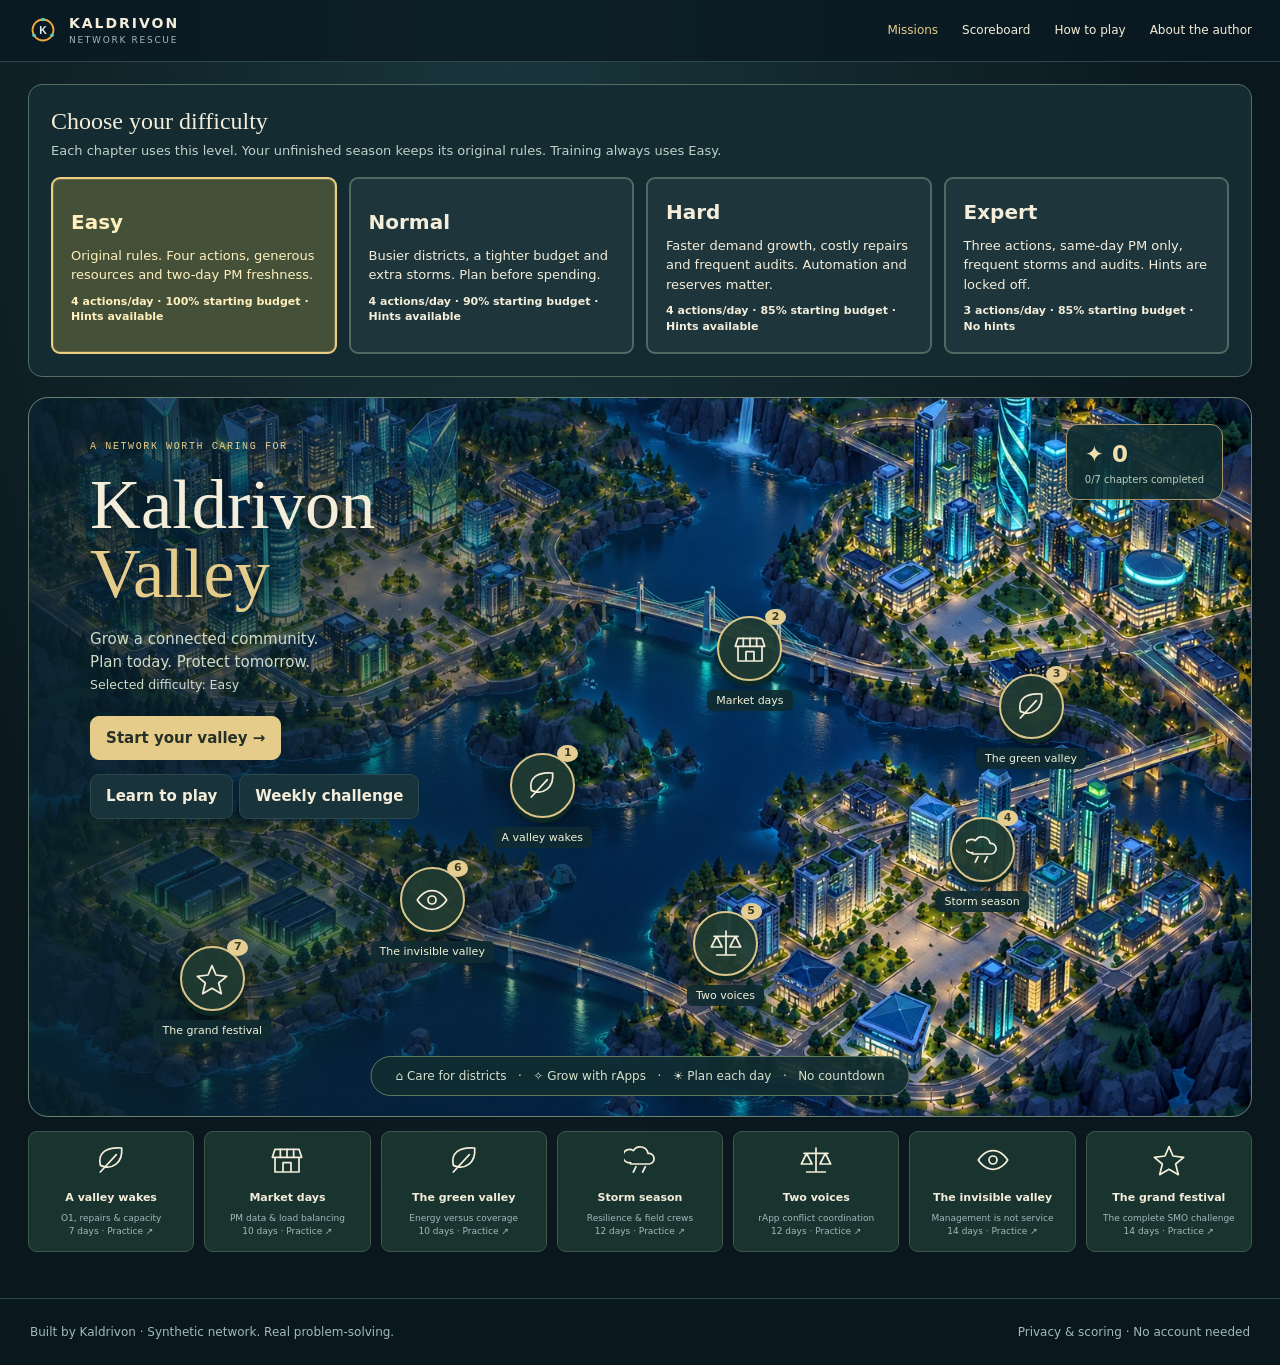
<file: index.html>
<!doctype html><html lang="en"><head><meta charset="utf-8"><meta name="viewport" content="width=device-width,initial-scale=1"><title>Kaldrivon Valley</title><meta name="description" content="Grow a connected valley. Plan repairs, manage O1, deploy rApps and prepare for storms in a turn-based SMO strategy game."><meta name="theme-color" content="#0a1018"><link rel="icon" href="assets/favicon.svg?v=season14" type="image/svg+xml"><link rel="stylesheet" href="assets/style.css?v=season22"><script src="assets/data.js?v=season22" defer></script><script src="assets/engine.js?v=season28" defer></script><script src="assets/online.js?v=season14" defer></script><script src="assets/home.js?v=season19" defer></script></head><body><div id="app"></div><noscript><p>This game needs JavaScript. Enable it to play.</p></noscript></body></html>
</file>
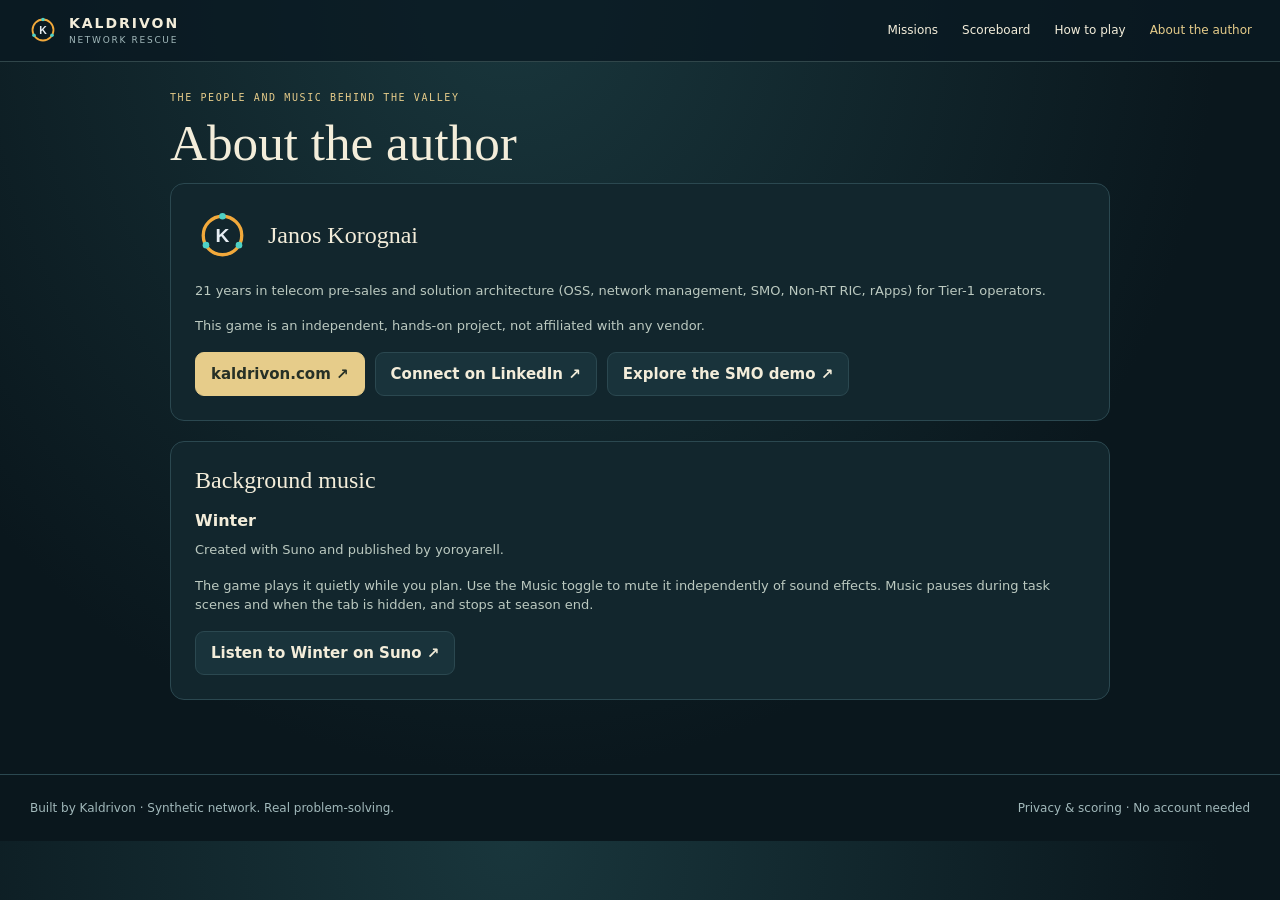
<file: about.html>
<!doctype html><html lang="en"><head><meta charset="utf-8"><meta name="viewport" content="width=device-width,initial-scale=1"><title>About the author | Kaldrivon Valley</title><meta name="description" content="Grow a connected valley. Plan repairs, manage O1, deploy rApps and prepare for storms in a turn-based SMO strategy game."><meta name="theme-color" content="#0a1018"><link rel="icon" href="assets/favicon.svg?v=season14" type="image/svg+xml"><link rel="stylesheet" href="assets/style.css?v=season22"><script src="assets/data.js?v=season22" defer></script><script src="assets/engine.js?v=season28" defer></script><script src="assets/about.js?v=season22" defer></script></head><body><div id="app"></div><noscript><p>This game needs JavaScript. Enable it to play.</p></noscript></body></html>
</file>
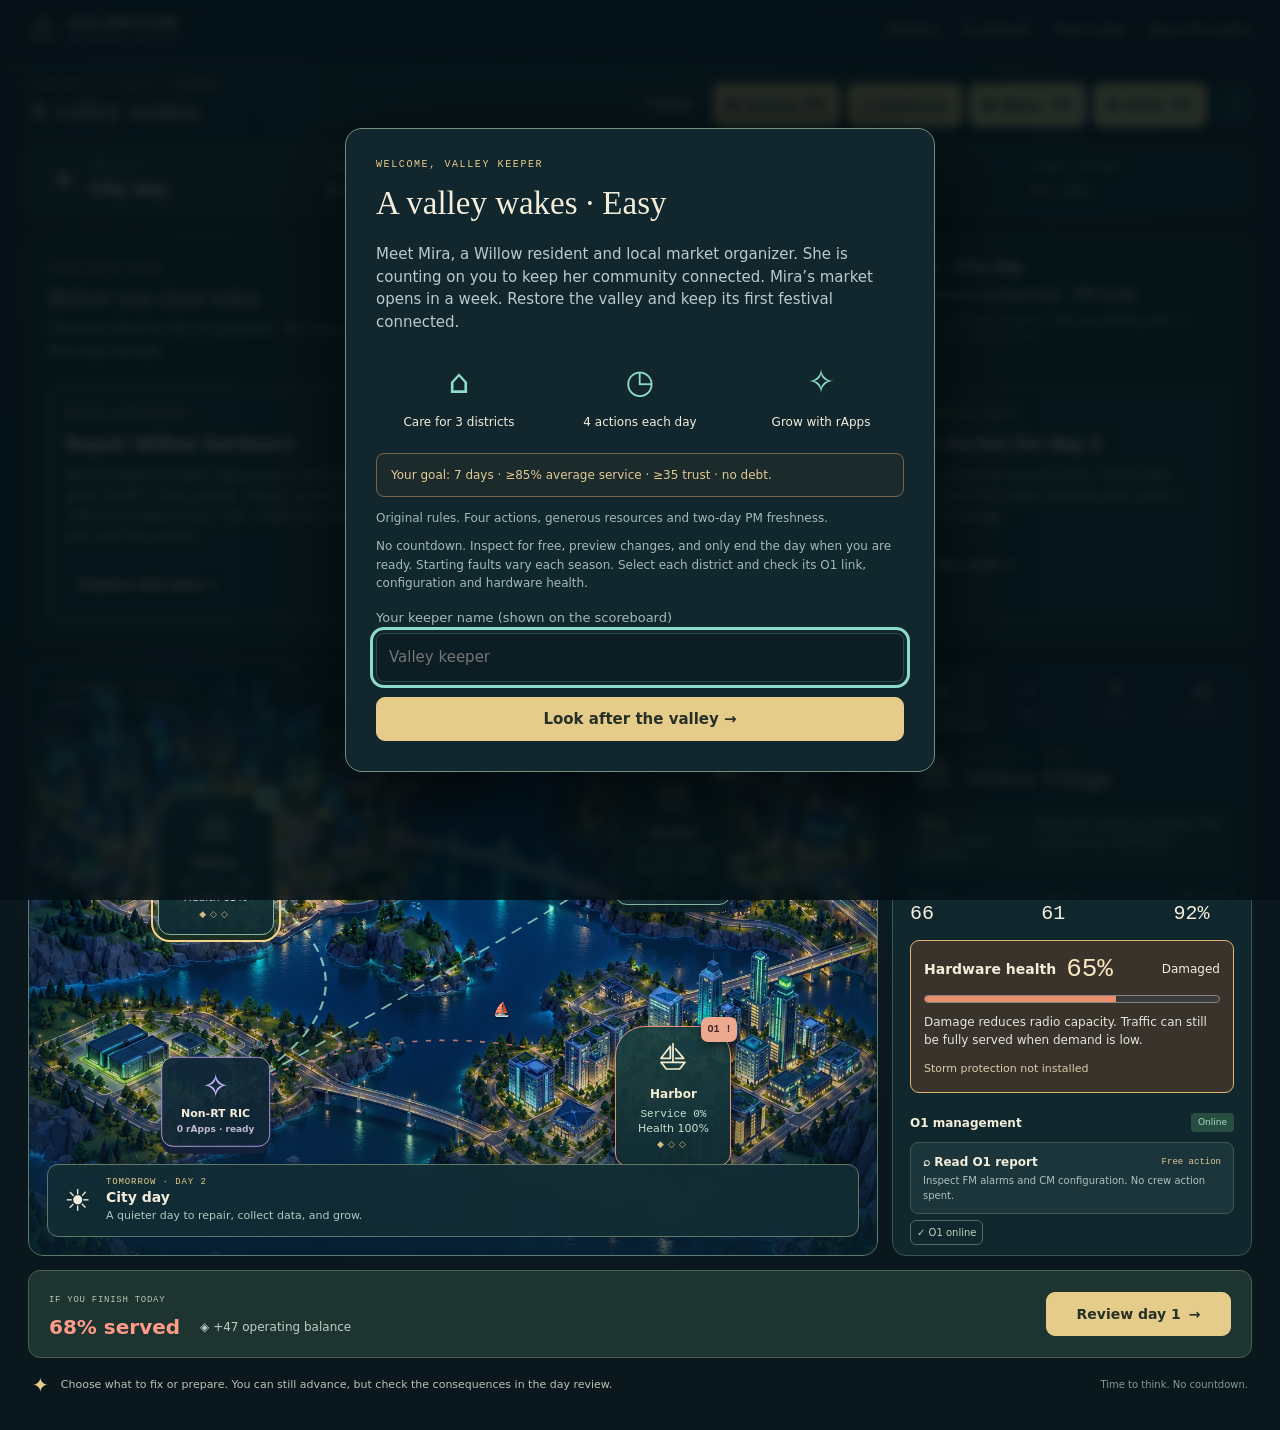
<file: game.html>
<!doctype html><html lang="en"><head><meta charset="utf-8"><meta name="viewport" content="width=device-width,initial-scale=1"><title>Play | Kaldrivon Valley</title><meta name="description" content="Grow a connected valley. Plan repairs, manage O1, deploy rApps and prepare for storms in a turn-based SMO strategy game."><meta name="theme-color" content="#0a1018"><link rel="icon" href="assets/favicon.svg?v=season14" type="image/svg+xml"><link rel="stylesheet" href="assets/style.css?v=season29"><script src="assets/data.js?v=season22" defer></script><script src="assets/engine.js?v=season28" defer></script><script src="assets/online.js?v=season26" defer></script><script src="assets/cinema.js?v=season14" defer></script><script src="assets/tutorial.js?v=season14" defer></script><script src="assets/sound.js?v=season14" defer></script><script src="assets/planner.js?v=season14" defer></script><script src="assets/requirements.js?v=season29"></script><script src="assets/music.js?v=season21" defer></script><script src="assets/game.js?v=season29" defer></script></head><body><div id="app"></div><noscript><p>This game needs JavaScript. Enable it to play.</p></noscript></body></html>
</file>
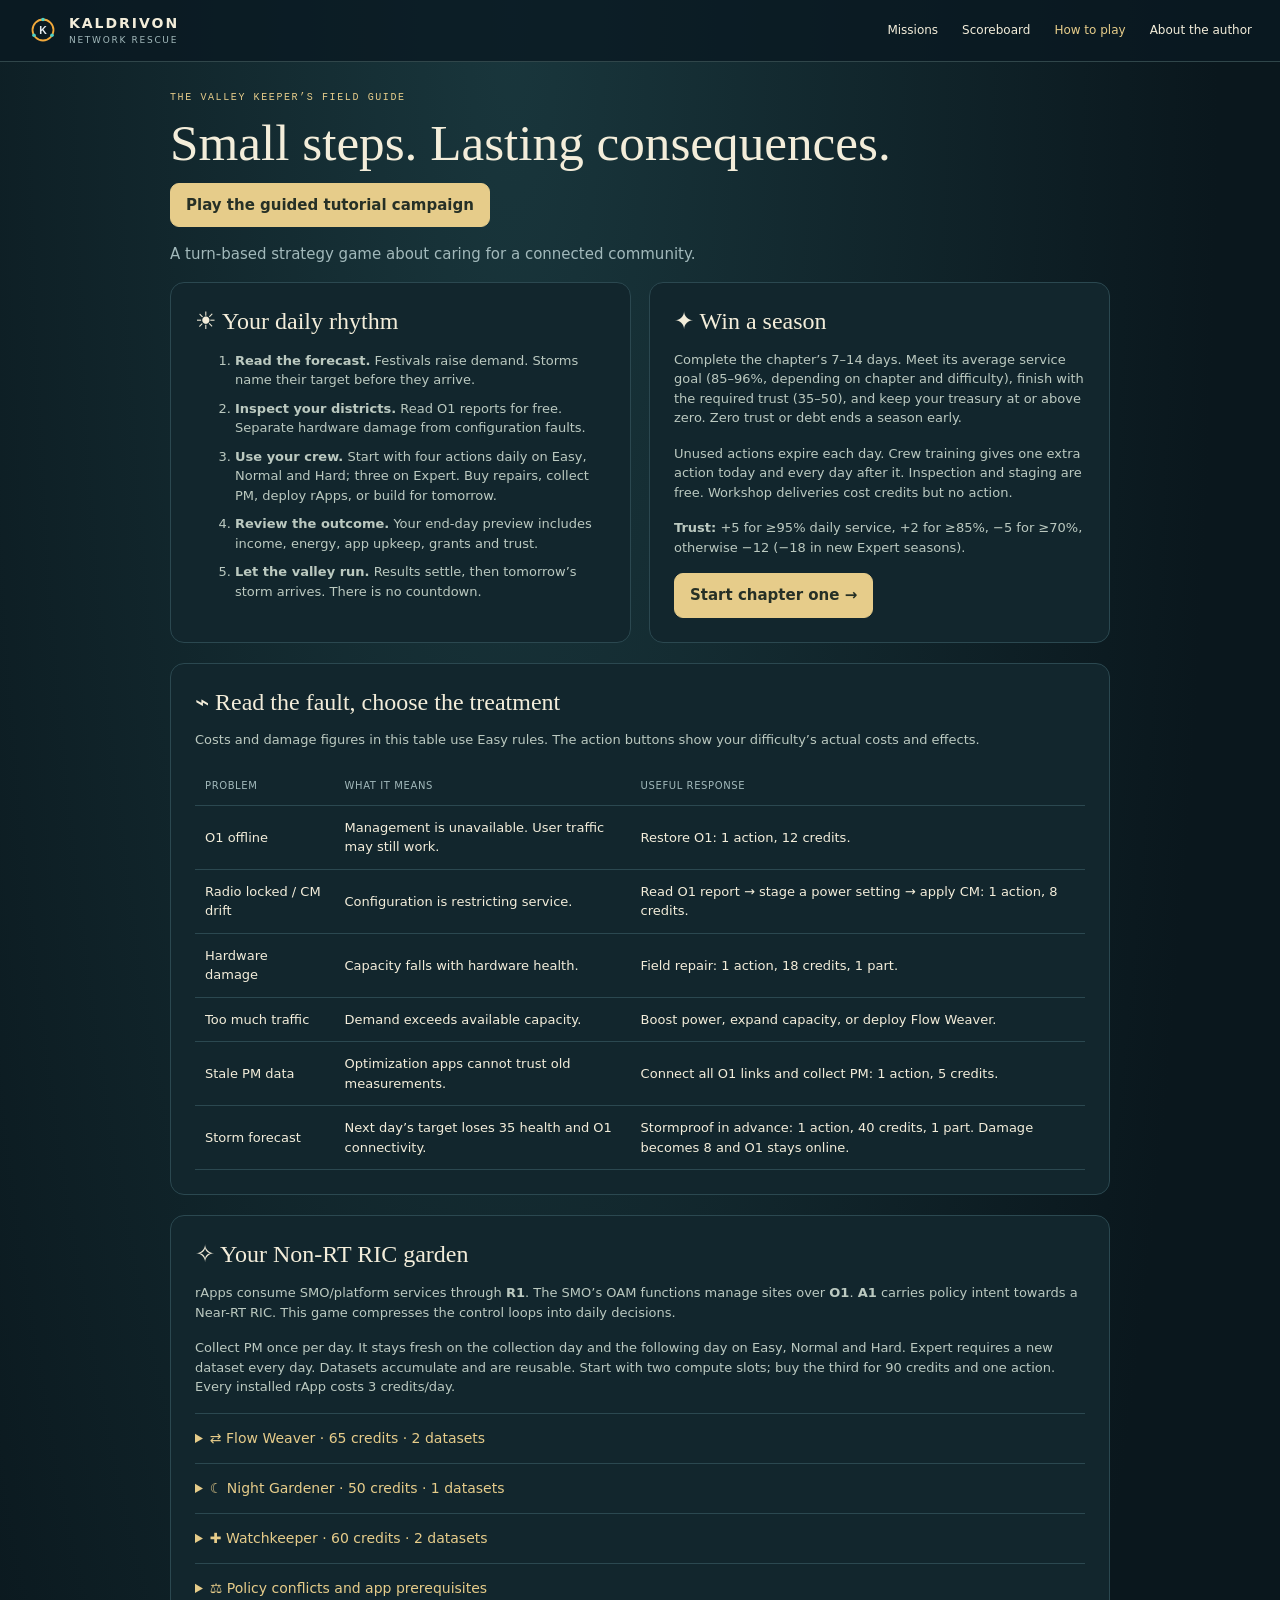
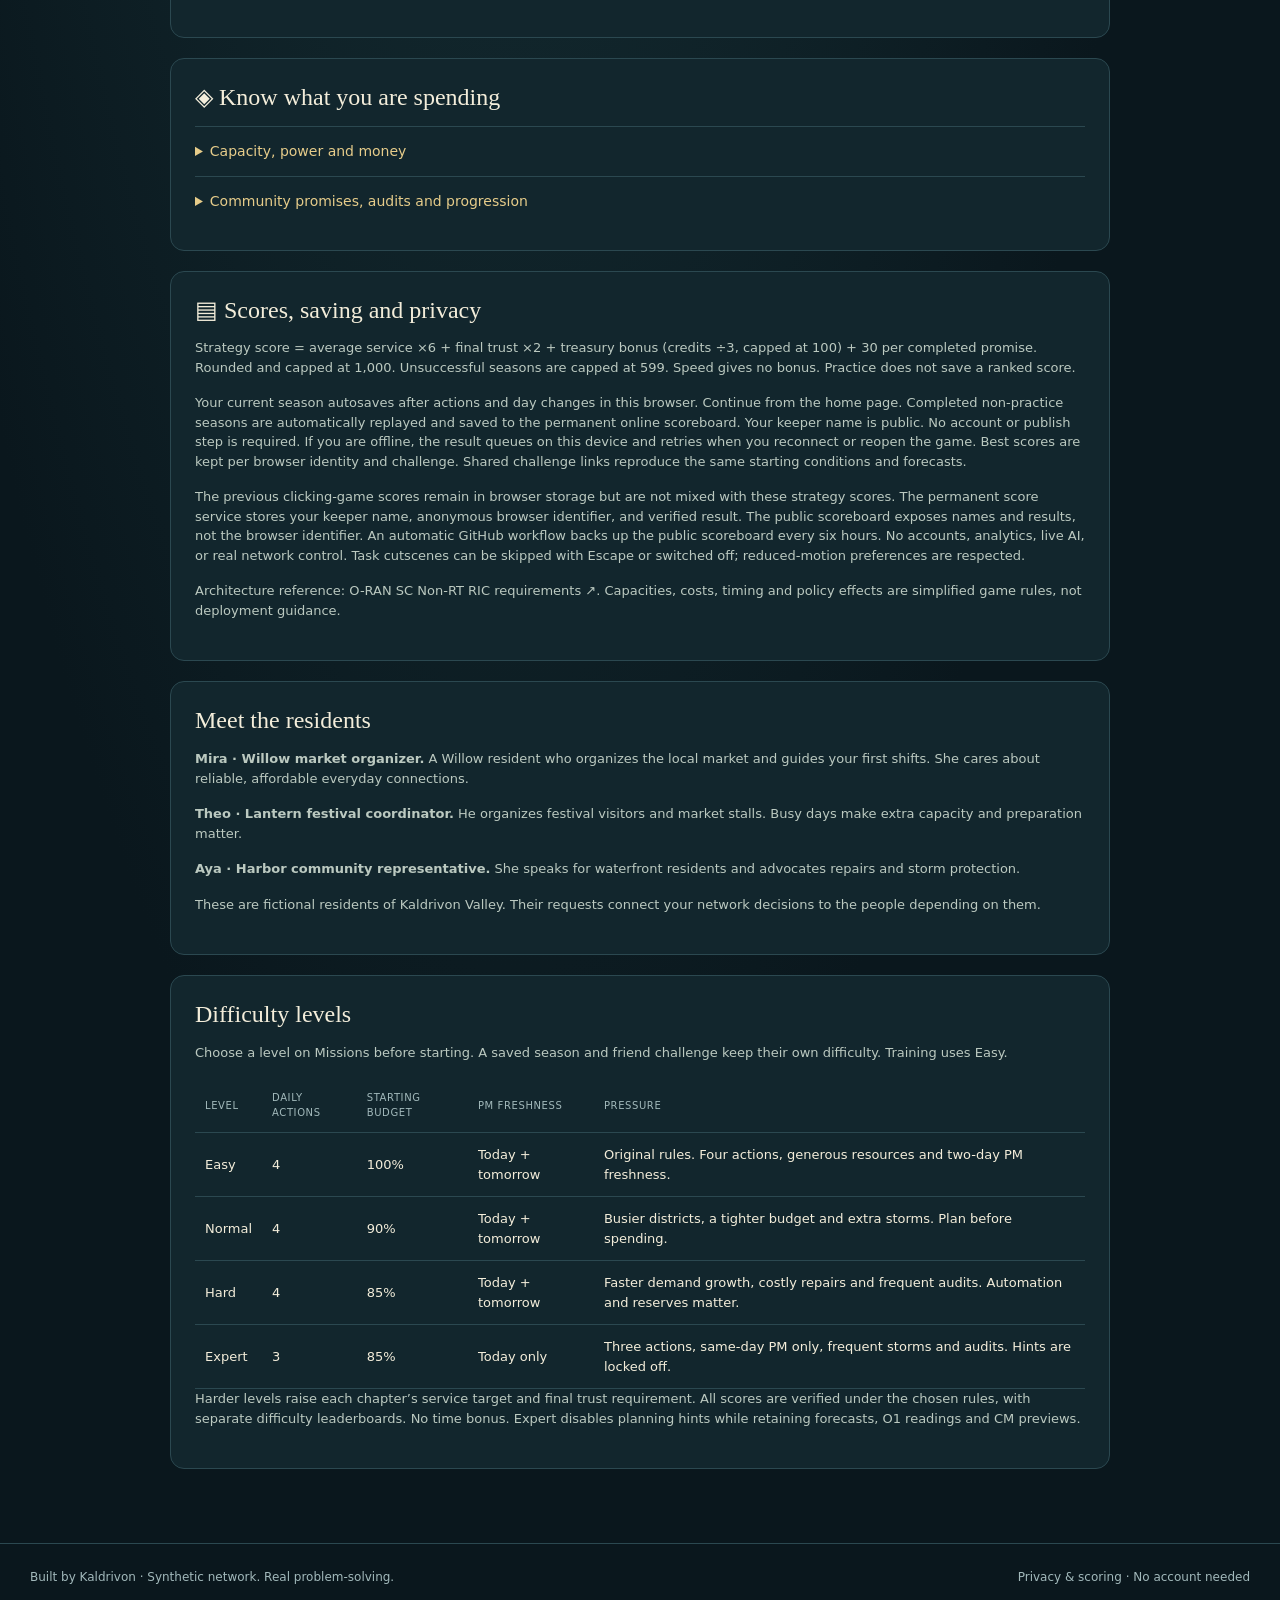
<file: guide.html>
<!doctype html><html lang="en"><head><meta charset="utf-8"><meta name="viewport" content="width=device-width,initial-scale=1"><title>How to play | Kaldrivon Valley</title><meta name="description" content="Grow a connected valley. Plan repairs, manage O1, deploy rApps and prepare for storms in a turn-based SMO strategy game."><meta name="theme-color" content="#0a1018"><link rel="icon" href="assets/favicon.svg?v=season14" type="image/svg+xml"><link rel="stylesheet" href="assets/style.css?v=season23"><script src="assets/data.js?v=season22" defer></script><script src="assets/engine.js?v=season28" defer></script><script src="assets/guide.js?v=season28" defer></script></head><body><div id="app"></div><noscript><p>This game needs JavaScript. Enable it to play.</p></noscript></body></html>
</file>
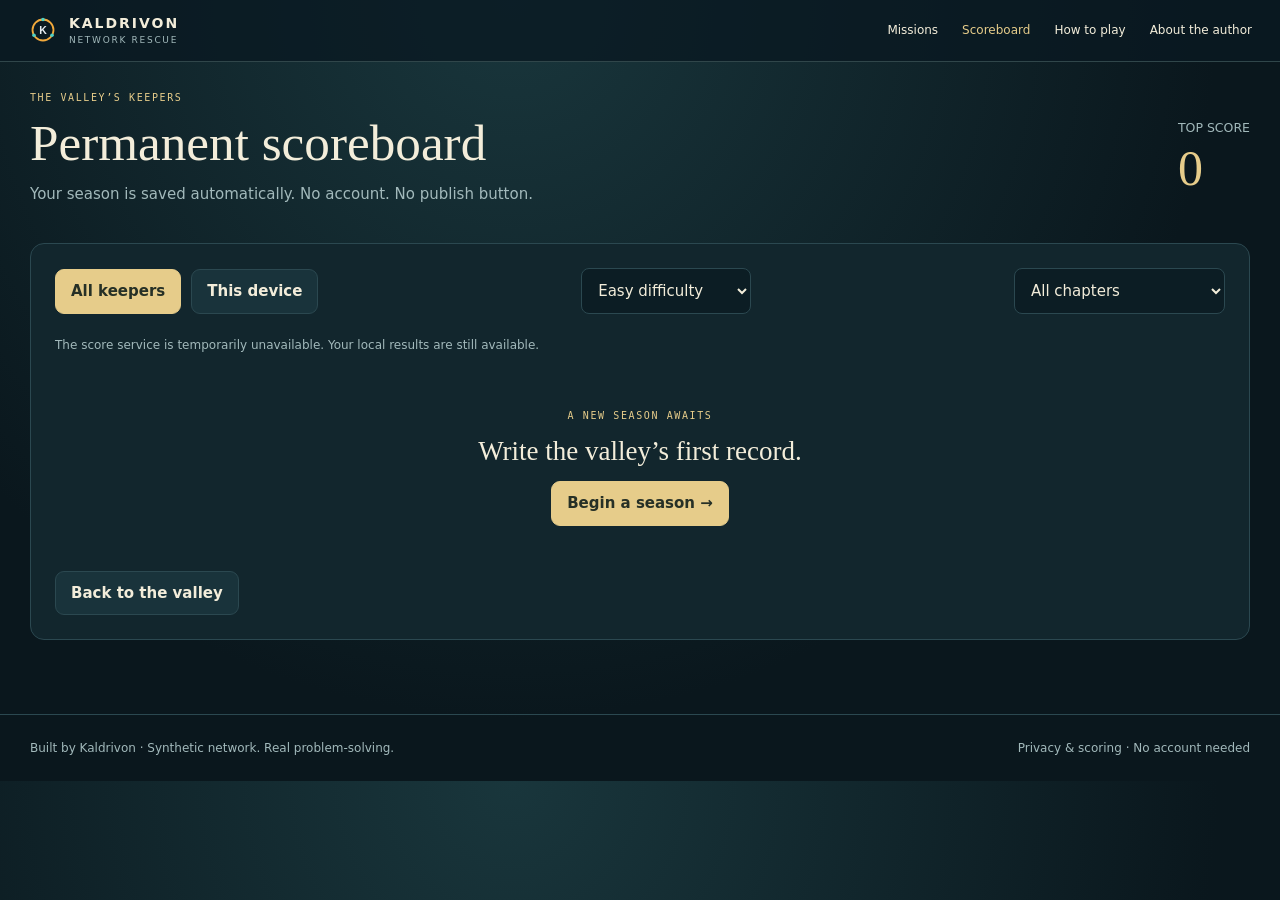
<file: scores.html>
<!doctype html><html lang="en"><head><meta charset="utf-8"><meta name="viewport" content="width=device-width,initial-scale=1"><title>High scores | Kaldrivon Valley</title><meta name="description" content="Grow a connected valley. Plan repairs, manage O1, deploy rApps and prepare for storms in a turn-based SMO strategy game."><meta name="theme-color" content="#0a1018"><link rel="icon" href="assets/favicon.svg?v=season14" type="image/svg+xml"><link rel="stylesheet" href="assets/style.css?v=season22"><script src="assets/data.js?v=season22" defer></script><script src="assets/engine.js?v=season28" defer></script><script src="assets/online.js?v=season26" defer></script><script src="assets/scores.js?v=season26" defer></script></head><body><div id="app"></div><noscript><p>This game needs JavaScript. Enable it to play.</p></noscript></body></html>
</file>
<file: assets/style.css>
:root{color-scheme:dark;--bg:#0a171d;--panel:#12262d;--panel2:#19333b;--line:#2b4850;--muted:#a2b9bb;--text:#f3edda;--accent:#e6cc8a;--cyan:#8ddccb;--red:#ff9b89;--mono:ui-monospace,SFMono-Regular,Consolas,monospace}*{box-sizing:border-box}body{margin:0;background:radial-gradient(ellipse at 40% 0,#19363c,var(--bg) 65%);color:var(--text);font:15px/1.5 system-ui,-apple-system,BlinkMacSystemFont,"Segoe UI",sans-serif}a{color:inherit;text-decoration:none}a:hover{color:var(--accent)}button,input,select,textarea{font:inherit}button,.button{border:1px solid var(--line);background:var(--panel2);color:var(--text);padding:10px 15px;border-radius:9px;font-weight:650;display:inline-flex;align-items:center;justify-content:center;gap:8px;min-height:44px;cursor:pointer}button:hover:not(:disabled),.button:hover{border-color:var(--accent);color:var(--accent)}button:disabled{opacity:.5;cursor:not-allowed}.primary{background:var(--accent);color:#263026;border-color:var(--accent)}.primary:hover:not(:disabled){background:#f5dd9e;color:#172322}.danger{color:var(--red)}input,select,textarea{background:#0c1d24;border:1px solid var(--line);color:var(--text);padding:12px;border-radius:8px;width:100%;min-height:44px}textarea{min-height:100px}label{display:block;color:var(--muted);margin:15px 0 6px;font-size:13px}:focus-visible{outline:3px solid var(--cyan);outline-offset:3px}header{border-bottom:1px solid #30464a;background:#0a1921c9}.header-inner{max-width:1600px;margin:auto;display:flex;align-items:center;justify-content:space-between;padding:13px 28px;gap:20px}.brand{display:flex;align-items:center;gap:11px;font-weight:750;letter-spacing:.14em;font-size:14px}.brand img{width:30px;height:30px}.brand small{display:block;color:var(--muted);font-size:9px;letter-spacing:.19em;font-weight:500}nav{display:flex;gap:24px;font-size:12px}nav a[aria-current=page]{color:var(--accent)}main{max-width:1400px;margin:auto;padding:30px}.eyebrow{font:10px var(--mono);letter-spacing:.16em;text-transform:uppercase;color:var(--accent)}h1,h2{font-family:Georgia,'Times New Roman',serif;font-weight:500}h1{font-size:clamp(32px,4vw,54px);line-height:1.1;margin:12px 0}h2{font-size:27px;line-height:1.2;margin:0 0 14px}h3{font-size:16px;margin:0 0 7px}p{margin:0 0 16px}.muted,.micro{color:var(--muted)}.micro{font-size:12px;line-height:1.55;margin:10px 0}.mono{font-family:var(--mono)}.good-text,.metric-good{color:var(--cyan)}.warn-text{color:var(--red)}.actions{display:flex;gap:10px;align-items:center;flex-wrap:wrap}.full{width:100%;margin-top:15px}.panel{background:var(--panel);border:1px solid var(--line);border-radius:14px;padding:24px;margin-bottom:20px}.foot{max-width:1400px;margin:24px auto 0;padding:24px 30px;border-top:1px solid var(--line);display:flex;justify-content:space-between;gap:20px;color:var(--muted);font-size:12px;flex-wrap:wrap}.skip{position:absolute;left:10px;top:-70px;background:var(--accent);color:#111;padding:10px;z-index:20}.skip:focus{top:10px}.toast{position:fixed;bottom:22px;left:50%;transform:translateX(-50%);background:#eff1d9;color:#183733;padding:12px 20px;border-radius:9px;box-shadow:0 8px 30px #0009;z-index:25;max-width:90vw;font-size:13px;pointer-events:none}dialog{background:var(--panel);color:var(--text);border:1px solid #749082;border-radius:17px;max-width:590px;width:calc(100% - 28px);padding:30px;max-height:90svh;overflow:auto;box-shadow:0 25px 90px #000a}dialog::backdrop{background:#041014d9;backdrop-filter:blur(5px)}dialog h2{margin:14px 0 20px;font-size:33px}dialog p{color:#bacbca}dialog .actions{margin-top:22px}.warning{border:1px solid #78674b;background:#453d262e;color:#e2c995;font-size:12px;padding:12px 14px;border-radius:8px;margin:12px 0}.start-rules{display:grid;grid-template-columns:repeat(3,1fr);gap:15px;text-align:center;margin:24px 0}.start-rules span{font-size:33px;color:var(--cyan)}.start-rules b{display:block;font:12px system-ui;color:var(--text);margin-top:8px}.rule-steps{display:grid;grid-template-columns:1fr 1fr;gap:20px}.rule-steps p{font-size:12px;margin:6px 0}.rule-steps b{color:var(--accent);font-size:13px}
/* A persistent village, rather than a dashboard of tasks. */
.valley-game{max-width:1600px;padding:18px 28px}.game-title{display:flex;align-items:center;justify-content:space-between;gap:20px;margin-bottom:14px}.game-title h1{font-size:28px;margin:5px 0}.game-options{display:flex;gap:7px}.game-options button{font-size:12px;padding:7px 12px;min-height:38px}.game-options button[aria-pressed=true]{border-color:#739e8b;color:var(--cyan)}.season-hud{border:1px solid #456059;border-radius:12px;background:linear-gradient(90deg,#253b36,#13292e);display:grid;grid-template-columns:1.3fr 1fr 1.15fr 1.15fr 1fr;align-items:center;gap:18px;padding:13px 22px;margin-bottom:14px}.season-hud>div{border-right:1px solid #49605a55}.season-hud>div:last-child{border:0}.season-hud small{display:block;font-size:10px;letter-spacing:.06em;color:#b6c7bf;margin-bottom:3px}.season-hud b{font-size:17px;display:block;font-weight:650;font-variant-numeric:tabular-nums}.season-hud em{font-size:13px;font-style:normal;color:#849c93}.day-badge{display:flex;gap:14px;align-items:center}.day-badge>span{font-size:28px}.play-layout{display:grid;grid-template-columns:minmax(0,1fr) 360px;gap:14px;align-items:stretch}.valley-map{height:min(66svh,680px);min-height:520px;position:relative;isolation:isolate;border-radius:15px;overflow:hidden;background:url('city.webp') center/cover;border:1px solid #617b71;box-shadow:inset 0 0 70px #071b2399}.map-sky{position:absolute;inset:0;background:linear-gradient(#142b2780,transparent 28%,#12232933 74%,#0a202b99);pointer-events:none;z-index:-1}.map-sky.storm{background:linear-gradient(#242b5199,#18264644)}.map-sky.storm:after{content:'';position:absolute;inset:-100%;background:repeating-linear-gradient(110deg,transparent 0 45px,#b3d9e122 46px 47px,transparent 48px 80px);animation:rain 1s linear infinite}.map-heading{position:absolute;top:20px;left:22px;text-shadow:0 2px 8px #000}.map-name{display:block;font:10px var(--mono);letter-spacing:.22em;color:#f8e9b9}.map-subtitle{display:block;color:#c8dcd4;font:11px Georgia;margin-top:4px}.network-lines{position:absolute;inset:0;width:100%;height:100%;pointer-events:none;opacity:.7}.network-lines path{fill:none;stroke:#b4f5d4;stroke-width:.27;stroke-dasharray:1.5 1;animation:data-flow 15s linear infinite}.network-lines .offline{stroke:#ff9a7f;stroke-dasharray:.6 1;animation:none}.district-pin{--x:50%;--y:50%;position:absolute;left:var(--x);top:var(--y);transform:translate(-50%,-50%);width:116px;min-height:124px;display:flex;flex-direction:column;gap:1px;padding:9px 10px 7px;background:linear-gradient(#183e40ed,#102b31f5);border:1px solid #83b5a0;border-radius:30px 30px 12px 12px;box-shadow:0 7px 0 #0a222ad9,0 10px 20px #000a;color:#f4edcf;transition:box-shadow .2s,transform .2s;z-index:2}.district-pin:hover{transform:translate(-50%,-54%)}.district-pin.selected{outline:2px solid #f2d38b;outline-offset:5px;box-shadow:0 7px 0 #192d20,0 0 35px #f8cc7755}.district-pin.struggling{border-color:#e19178}.pin-building{font-size:33px;line-height:1.2}.pin-name{font-size:12px;margin-top:2px}.pin-status{position:absolute;top:-10px;right:-7px;min-width:25px;height:25px;padding:3px 6px;border-radius:7px;background:#aacfb0;color:#152f2b;font:bold 10px/19px var(--mono);box-shadow:0 3px 9px #0007}.struggling .pin-status{background:#eda990;color:#452324}.pin-service{font:11px var(--mono);color:#c0e8d0;display:flex;gap:7px;align-items:center;margin:5px 0}.pin-service i{display:block;width:43px;height:4px;background:linear-gradient(90deg,#a3dabb var(--fill),#3c5555 var(--fill));border-radius:3px}.pin-level{font-size:9px;letter-spacing:4px;color:#d4bb80}.ric-pin{position:absolute;left:22%;top:74%;transform:translate(-50%,-50%);display:flex;flex-direction:column;gap:1px;padding:9px 15px;background:#112736ed;border:1px solid #a493d3;border-radius:12px;box-shadow:0 7px 0 #142139;z-index:2}.ric-pin.selected{outline:2px solid #c1b7f1;outline-offset:4px}.ric-pin>span{font-size:32px;color:#c9b8ff;line-height:1.2}.ric-pin b{font-size:11px}.ric-pin small{font-size:9px;color:#c0b8d0}.forecast-card{position:absolute;left:18px;right:18px;bottom:18px;background:#122d34f2;border:1px solid #61776a;border-radius:11px;padding:12px 16px;display:flex;gap:15px;align-items:center;backdrop-filter:blur(8px);z-index:3}.forecast-icon{font-size:30px}.forecast-card small{font:9px var(--mono);letter-spacing:.1em;color:var(--accent);display:block}.forecast-card b{font-size:14px;display:block}.forecast-card div>span{font-size:11px;color:#b4c8c4;display:block}.map-legend{position:absolute;right:18px;top:20px;background:#112932c9;border-radius:7px;padding:6px 9px;display:flex;flex-direction:column;gap:3px;font-size:9px;color:#d6e9dd}.map-legend i{display:inline-block;width:12px;border-top:2px solid #b4f5d4;margin-right:4px}.map-legend span+span i{border-top:2px dashed #ff9a7f}.map-residents i{position:absolute;left:40%;top:57%;font-style:normal;font-size:16px;animation:stroll 17s ease-in-out infinite;filter:drop-shadow(0 2px 2px #000)}.map-residents i:nth-child(2){left:62%;top:44%;animation-delay:-6s}.map-residents i:nth-child(3){left:54%;top:72%;animation-delay:-10s}.command-panel{background:#10272e;border:1px solid #375751;border-radius:14px;overflow:hidden;height:min(66svh,680px);min-height:520px;display:flex;flex-direction:column}.panel-tabs{display:grid;grid-template-columns:repeat(4,1fr);border-bottom:1px solid var(--line);padding:5px 5px 0;background:#11232b;flex-shrink:0}.panel-tabs button{border:0;background:transparent;border-radius:7px 7px 0 0;font-size:21px;display:flex;flex-direction:column;gap:0;padding:7px 3px 8px;color:#8ea7a9}.panel-tabs small{font-size:9px;font-weight:500}.panel-tabs [aria-selected=true]{background:#1d393d;color:var(--accent);box-shadow:inset 0 -2px var(--accent)}.panel-body{overflow:auto;padding:19px 17px;scrollbar-width:thin;scrollbar-color:#536d65 transparent}.inspector-heading{display:flex;gap:11px;align-items:center;margin-bottom:14px}.inspector-heading h2{font-size:24px;margin:5px 0 0}.inspector-heading .eyebrow{font-size:8px}.portrait{display:grid;place-items:center;width:45px;height:45px;border-radius:50%;border:1px solid #627768;background:#274342;font-size:24px;flex-shrink:0}.resident{display:flex;gap:8px;font-size:11px;padding:10px 12px;background:#223a38;border-radius:7px;margin-bottom:15px}.resident b{color:var(--accent);font-size:10px}.resident span{font-style:italic;color:#c0d0c3}.district-metrics{display:flex;gap:14px;justify-content:space-between;margin:15px 0}.district-metrics small{font-size:9px;color:var(--muted);display:block}.district-metrics b{font:20px var(--mono)}.health-line{font-size:9px;color:var(--muted);display:flex;align-items:center;gap:8px;flex-wrap:wrap;margin-bottom:17px}.health-line meter{flex:1;min-width:50px;height:7px}.section-label{display:flex;justify-content:space-between;align-items:center;font-size:12px;font-weight:700;margin:20px 0 10px}.section-label>span{font-size:9px;font-weight:400;color:var(--muted)}.pill{padding:3px 7px;border-radius:4px;background:#284e42}.pill.good{color:#a6dfc6}.pill.bad{background:#603e31;color:#ffbca5}.action-card{display:flex;flex-wrap:wrap;justify-content:space-between;gap:3px 5px;text-align:left;width:100%;padding:10px 12px;margin:6px 0;background:#1b353b;border:1px solid #3c5958;border-radius:8px}.action-card:disabled{opacity:.53}.action-name{font-size:12px;font-weight:650}.action-cost{font:9px var(--mono);color:#dfc792;align-self:center}.action-card small{display:block;width:100%;font-size:10px;font-weight:400;color:#afc0bf;line-height:1.45}.telemetry{border:1px solid #35564f;border-radius:7px;padding:5px 10px;background:#0b2027}.telemetry div{display:flex;gap:10px;border-bottom:1px solid #294038;padding:8px 0;font-size:10px}.telemetry div:last-child{border:0}.telemetry b{color:var(--cyan);font:10px var(--mono)}.power-options{display:grid;grid-template-columns:repeat(3,1fr);gap:5px}.power-options button{display:flex;flex-direction:column;gap:4px;font-size:11px;padding:9px 4px}.power-options small{font-size:8px;color:var(--muted);font-weight:400}.change-preview{background:#253e32;padding:10px;border:1px solid #6d8c64;border-radius:8px;margin-top:12px;font-size:11px}.change-preview>span{display:block;color:#cedbc5;margin-top:4px}.architecture{display:flex;justify-content:space-between;gap:5px;align-items:center;font-size:10px;margin:18px 0}.architecture span{padding:6px 10px;border-radius:5px;background:#244244}.architecture i{font:9px var(--mono);color:var(--accent)}.policy-options{display:flex;gap:5px}.policy-options button{flex:1;font-size:10px;padding:8px 4px}.policy-options button[aria-pressed=true]{opacity:1;background:#49503a;border-color:#d5bd82;color:#f2d893}.rapp{border-top:1px solid #3c5450;padding:15px 0 5px}.rapp-title{display:flex;align-items:center;gap:10px}.rapp-title>span{font-size:30px;color:#c6b1f6;width:34px;text-align:center}.rapp-title h3{font-size:13px;margin:0}.rapp-title small{font-size:9px;color:var(--muted)}.rapp p{font-size:11px;color:#b4c6c0;margin:9px 0}.installed{margin-left:auto;font-style:normal;color:var(--cyan)}.promise{padding:12px;border:1px solid #425b50;border-radius:9px;margin:10px 0;background:#1d3432}.promise b,.promise span,.promise small{display:block}.promise b{font-size:12px}.promise span{font-size:10px;color:var(--muted);margin:5px 0}.promise small{font-size:10px;color:var(--accent)}.promise.completed{border-color:#729c74}.log-entry{display:flex;gap:10px;border-top:1px solid #304842;padding:11px 0;font-size:11px}.log-entry small{font:8px var(--mono);color:var(--accent);min-width:32px;padding-top:3px}.season-days{display:flex;flex-wrap:wrap;gap:5px}.season-days span{display:grid;place-items:center;border:1px solid #39554d;width:29px;height:30px;border-radius:5px;font-size:11px;color:var(--muted)}.season-days .past{background:#305042;color:#bbd8a1}.season-days .current{border-color:#d3b779;color:#f3d69c}.history-chart{display:flex;gap:6px;align-items:flex-end;min-height:125px;margin:10px 0}.history-chart>div{flex:1;text-align:center;max-width:28px}.history-chart i{display:block;border-radius:4px 4px 0 0;background:linear-gradient(#bdcc89,#57978b)}.history-chart small{font-size:9px}.day-control{display:flex;justify-content:space-between;align-items:center;gap:20px;padding:15px 20px;border:1px solid #486153;border-radius:12px;margin-top:14px;background:#1d3431}.service-preview>small{font:9px var(--mono);letter-spacing:.08em;color:#bac4af}.service-preview>div{display:flex;gap:20px;align-items:center;margin-top:3px}.service-preview b{font-size:20px;font-weight:550}.service-preview span{font-size:12px;color:#c2cec2}.day-control .primary{min-width:185px;font-size:14px}.mentor{display:flex;gap:12px;align-items:center;padding:12px 4px;color:#b6c4b4}.mentor>span{color:var(--accent);font-size:20px}.mentor p{font-size:11px;margin:0;flex:1}.mentor small{font-size:10px;color:#829991}.balance-sheet{display:grid;grid-template-columns:1fr auto;gap:9px 20px;font-size:13px;padding:20px;background:#0d2027;border-radius:10px}.balance-sheet span{color:var(--muted)}.balance-sheet b{font-family:var(--mono)}.review-hero{text-align:center;margin:20px 0}.review-hero b{font:60px Georgia;display:block}.review-hero span{font-size:12px;color:var(--muted)}.report-stats{display:flex;justify-content:space-around;gap:14px;text-align:center;margin:24px 0}.report-stats b{display:block;font:28px Georgia;color:var(--accent);margin-bottom:5px}.report-stats span{font-size:11px;color:var(--muted)}.reward{padding:10px;border-radius:6px;background:#34492e;color:#d9e4af!important;font-size:13px}
/* Full viewport, skippable in-engine cutscenes. */
dialog.cinema{position:fixed;inset:0;margin:0;width:100vw;max-width:none;height:100dvh;max-height:none;padding:0;border:0;border-radius:0;overflow:hidden;background:#071c24}.cinema-world{position:absolute;inset:-6%;background:linear-gradient(#05192322,#081d3088),url('city.webp') center/cover;animation:camera-drift 4.5s ease-out both;filter:brightness(.55)}.cinema canvas{position:absolute;inset:0;width:100%;height:100%}.cinema-vignette{position:absolute;inset:0;pointer-events:none;background:linear-gradient(#0009 0,transparent 18%,transparent 52%,#04131ae6 82%)}.cinema-caption{position:absolute;bottom:8%;left:8%;right:8%;text-align:center}.cinema-caption h2{font-size:clamp(28px,4vw,54px);margin:12px 0}.cinema-caption p{font-size:13px;color:#bdd4ce;max-width:600px;margin:10px auto 20px}.cinema-steps{display:flex;justify-content:center;gap:24px;font:10px var(--mono);color:#78908e}.cinema-steps span.active{color:#e7d4a0}.cinema-progress{width:200px;height:2px;background:#59695666;margin:22px auto 0}.cinema-progress i{height:100%;display:block;background:#e7d4a0}.cinema-skip{position:absolute;top:25px;right:25px;background:#112c33bb;border-color:#78948a;font-size:12px}.cinema-skip span{font-size:9px;opacity:.6}.cinema .eyebrow{font-size:11px}
/* Chapter selection and reference pages. */
.valley-home{padding:22px 28px;max-width:1500px}.world-select{position:relative;min-height:690px;height:calc(100svh - 180px);max-height:900px;background:linear-gradient(90deg,#092029db,transparent 70%),url('city.webp') center/cover;border:1px solid #6c8170;border-radius:20px;overflow:hidden}.world-title{position:absolute;z-index:3;left:5%;top:6%;max-width:410px}.world-title h1{font-size:clamp(50px,5.5vw,86px);text-shadow:0 4px 16px #001826;line-height:.98;margin:18px 0}.world-title h1 em{font-style:normal;color:var(--accent)}.world-title p{color:#d0dac8;margin:20px 0;font-size:15px;max-width:280px}.world-title .button{margin:0 6px 7px 0}.world-record{position:absolute;right:28px;top:26px;padding:12px 18px;background:#102d31e3;border:1px solid #a79669;border-radius:12px;font-size:23px;color:#f0dfab;z-index:3}.world-record small{display:block;font-size:10px;color:#b9cdbd}.island-pin{position:absolute;transform:translate(-50%,-50%);display:flex;align-items:center;justify-content:center;flex-direction:column;width:65px;height:65px;border:2px solid #dac58b;background:#203b31ed;border-radius:50%;box-shadow:0 7px 0 #0e2823,0 15px 24px #0008;z-index:2}.island-pin>span{font-size:28px}.island-pin>b{position:absolute;right:-5px;top:-8px;background:#e6ce92;border-radius:50%;width:21px;text-align:center;color:#3d3c26;font-size:11px}.island-pin small{position:absolute;top:75px;white-space:nowrap;padding:4px 9px;border-radius:5px;background:#102b31ed;color:#eef0d6;font-size:10px}.island-pin:hover{background:#64724a;transform:translate(-50%,-55%)}.island-pin.won{border-color:#b6e69b}.island-pin i{position:absolute;left:-12px;top:-8px;color:#ffe393;font-style:normal}.world-bottom{position:absolute;bottom:20px;left:50%;transform:translateX(-50%);background:#112d31e8;padding:10px 24px;border-radius:25px;white-space:nowrap;font-size:12px;color:#d5e0ca;border:1px solid #62785c}.chapter-list{display:grid;grid-template-columns:repeat(7,1fr);gap:10px;margin-top:14px}.chapter-list a{background:#19332f;border:1px solid #3e594b;border-radius:9px;padding:12px 8px;text-align:center}.chapter-list span{font-size:22px}.chapter-list b{display:block;font-size:11px;margin:5px 0}.chapter-list small{font-size:9px;color:var(--muted);display:block}.guide{max-width:1000px}.guide h1{margin-bottom:12px}.guide-grid{display:grid;grid-template-columns:1fr 1fr;gap:18px}.guide .panel p,.guide .panel li{font-size:13px;color:#bbc9c0}.guide .panel li{margin:9px 0}.guide .panel h2{font-size:24px}.guide details{border-top:1px solid var(--line);padding:14px 0}.guide summary{cursor:pointer;color:var(--accent);font-size:14px}.guide details p{margin-top:12px}.table-wrap{overflow:auto}table{width:100%;border-collapse:collapse;font-size:13px}th{text-align:left;color:var(--muted);font-weight:500;font-size:10px;text-transform:uppercase;letter-spacing:.06em}td,th{padding:12px 10px;border-bottom:1px solid var(--line)}.score-header{display:flex;justify-content:space-between;align-items:center;gap:25px;margin-bottom:22px}.score-header select{width:auto;max-width:100%}.caption{font:10px var(--mono);color:var(--muted)}.empty{padding:45px 20px;text-align:center}.empty h2{margin:14px 0}.score-best{font:50px Georgia;color:var(--accent)}
@keyframes data-flow{to{stroke-dashoffset:-40}}@keyframes stroll{50%{transform:translate(38px,19px)}}@keyframes rain{to{transform:translate(-40px,90px)}}@keyframes camera-drift{from{transform:scale(1.03) translate(-1%,1%)}to{transform:scale(1.15) translate(1%,-1%)}}
@media(min-width:1700px){.play-layout{grid-template-columns:minmax(0,1fr) 400px}.panel-body{padding:22px}.valley-map,.command-panel{height:680px}}
@media(max-width:1050px){.play-layout{grid-template-columns:minmax(0,1fr) 320px}.valley-game{padding:15px}.season-hud{padding:12px;gap:12px}.season-hud b{font-size:15px}.map-subtitle{display:none}.map-heading{left:13px;top:17px}.map-name{font-size:8px}.map-legend{font-size:8px;right:10px;top:14px}.district-pin{width:95px;min-height:108px}.pin-building{font-size:28px}.pin-name{font-size:11px}.forecast-card{left:10px;right:10px;padding:10px;gap:10px}.forecast-card div>span{font-size:10px}.world-title{max-width:300px}.chapter-list{grid-template-columns:repeat(4,1fr)}}
@media(max-width:800px){.header-inner{padding:12px 15px;gap:12px}.brand{font-size:11px;letter-spacing:.09em}.brand img{width:25px;height:25px}.brand small{font-size:8px}nav{gap:12px;font-size:10px}.valley-game{padding:12px}.game-title{gap:10px}.game-title h1{font-size:24px}.game-options{gap:4px}.game-options button{padding:6px 9px;min-height:38px}.game-options button span{display:none}.game-title .eyebrow{font-size:8px}.season-hud{grid-template-columns:1.2fr 1fr 1fr;gap:10px;padding:12px}.season-hud>div{border:0}.season-hud>div:nth-child(4){grid-column:1/3}.season-hud small{font-size:8px}.season-hud b{font-size:14px}.season-hud .day-badge b{font-size:12px}.day-badge{gap:8px}.day-badge>span{font-size:22px}.play-layout{grid-template-columns:1fr}.valley-map{height:470px;min-height:470px}.command-panel{height:auto;max-height:none;min-height:0}.panel-body{overflow:visible;padding:18px}.panel-tabs{position:sticky;top:0;z-index:3}.panel-tabs button{flex-direction:row;font-size:21px;gap:7px}.panel-tabs small{font-size:11px}.district-pin{width:95px;min-height:106px}.ric-pin{top:70%;padding:6px 12px}.district-pin[style*="73%"]{top:66%}.map-heading{top:14px}.forecast-card{bottom:10px}.day-control{position:sticky;bottom:0;z-index:5;padding:11px 13px;margin-top:10px;box-shadow:0 -8px 25px #071c2588;gap:10px}.service-preview>small{font-size:7px}.service-preview>div{display:block;margin-top:2px}.service-preview b{font-size:16px}.service-preview span{display:block;font-size:9px}.day-control .primary{min-width:140px;font-size:12px;padding:10px}.mentor{padding:12px 2px}.mentor small{display:none}.action-grid{display:grid;grid-template-columns:1fr 1fr;gap:6px}.action-grid .action-card{align-content:start}.section-label{font-size:13px}.action-name{font-size:13px}.action-card small{font-size:11px}.telemetry div{font-size:11px}.resident{font-size:12px}.rapp p{font-size:12px}.power-options small{font-size:9px}.cinema-caption{left:6%;right:6%;bottom:9%}.cinema-steps{gap:12px;font-size:8px}.cinema-caption h2{font-size:32px}.cinema-skip{top:15px;right:15px}.cinema-caption p{font-size:11px}.cinema .eyebrow{font-size:8px}.valley-home{padding:12px}.world-select{min-height:770px;height:90svh;background-position:54% center}.world-title{left:6%;top:5%}.world-title h1{font-size:57px}.world-title p{font-size:13px;max-width:220px;margin:16px 0}.world-record{right:14px;top:17px;font-size:19px;padding:9px}.world-record small{font-size:8px}.island-pin{width:54px;height:54px}.island-pin small{top:64px;font-size:9px}.world-bottom{font-size:9px;padding:9px 12px;width:max-content;max-width:95%;white-space:normal;text-align:center}.chapter-list{grid-template-columns:repeat(2,1fr)}.guide-grid{grid-template-columns:1fr}.guide{padding:20px 15px}.score-header{align-items:start;flex-direction:column}.rule-steps{gap:15px}.foot{padding:20px 15px;font-size:11px}.report-stats{gap:10px}.report-stats b{font-size:24px}dialog{padding:23px}}
@media(max-width:370px){.brand small{display:none}nav{gap:8px;font-size:9px}.game-options button{padding:5px 7px}.game-title h1{font-size:21px}.season-hud{gap:8px}.district-pin{width:85px}.world-title h1{font-size:50px}.world-record{font-size:16px}.world-record small{font-size:7px}.rule-steps{grid-template-columns:1fr}}
@media(prefers-reduced-motion:reduce){*,*:before,*:after{animation:none!important;scroll-behavior:auto!important;transition:none!important}}

@media(max-width:800px){.world-select{min-height:880px}.island-pin:nth-child(1){top:53%!important}.island-pin:nth-child(2){top:49%!important}.island-pin:nth-child(3){top:60%!important}.island-pin:nth-child(4){top:77%!important}.island-pin:nth-child(5){top:85%!important}.island-pin:nth-child(6){top:76%!important}.island-pin:nth-child(7){top:66%!important}}
.tutorial-coach{border:1px solid #c5ad73;background:linear-gradient(110deg,#29433b,#142e36);border-radius:13px;padding:17px 22px;margin:0 0 14px}.tutorial-progress{display:flex;justify-content:space-between;gap:12px;font:11px var(--mono);color:var(--accent);margin-bottom:7px}.tutorial-coach h2{font-size:25px;margin:5px 0 8px}.tutorial-coach>p{font-size:15px;max-width:900px;margin:0 0 8px}.tutorial-coach details{font-size:13px;color:#c2d4c7;margin:8px 0}.tutorial-coach summary{cursor:pointer;color:var(--accent)}.tutorial-coach details p{margin:8px 0}.tutorial-coach .actions{margin-top:12px}.tutorial-coach button{font-size:12px;min-height:38px}.tutorial-target{outline:3px solid #f9d66c!important;outline-offset:3px;box-shadow:0 0 22px #f0c24c44!important}@media(max-width:800px){.tutorial-coach{padding:16px}.tutorial-progress{font-size:10px}.tutorial-coach h2{font-size:25px}.tutorial-coach>p{font-size:14px}.world-title .button{font-size:12px}.world-select{min-height:970px}}

/* Keep equipment condition as prominent as traffic service. */
.hardware-card{padding:13px;margin:14px 0;border:1px solid #658d79;border-radius:9px;background:#203c35}.hardware-card.damaged{border-color:#e0b571;background:#3a332b}.hardware-card>div{display:flex;align-items:center;gap:10px;flex-wrap:wrap}.hardware-card>div>span:first-child{font-size:14px;font-weight:650}.hardware-card strong{font:26px var(--mono);color:#f8e7bd}.hardware-state{font-size:12px;margin-left:auto}.hardware-card meter{display:block;width:100%;height:15px;margin:7px 0}.hardware-card p{font-size:12px;line-height:1.5;color:#e1e7dc;margin:7px 0}.hardware-card small{font-size:11px;color:#d9cda9}.pin-service{font-size:11px;margin:4px 0 0}.pin-health{font-size:11px;font-weight:500;color:#cedfd5}.district-pin{min-height:140px}.lesson-evidence{display:flex;gap:10px;flex-wrap:wrap;padding:10px 12px;background:#0e272c;border-radius:6px;margin:12px 0;font-size:13px}.lesson-evidence b{color:#f6d88d}.lesson-result{font-size:13px!important;color:#d1e4d8;border-left:3px solid #96cbb1;padding-left:10px}.game-options{flex-wrap:wrap;justify-content:flex-end}@media(max-width:800px){.game-title{align-items:flex-start;flex-wrap:wrap}.game-options{justify-content:flex-start}.district-pin{min-height:128px}.hardware-card strong{font-size:26px}.district-metrics small{font-size:12px}.tutorial-coach .lesson-evidence{font-size:13px}}

.chapter-map{width:100%;height:105px;object-fit:cover;border-radius:7px;margin-bottom:8px}.chapter-list>a{overflow:hidden}.map-subtitle{display:block!important}

.city-life{position:absolute;inset:0;width:100%;height:100%;pointer-events:none;z-index:1}.city-life text{font-size:21px;text-anchor:middle;dominant-baseline:central;filter:drop-shadow(0 2px 2px #0008)}.city-life .water-boat text{font-size:24px}@media(prefers-reduced-motion:reduce){.city-life{display:none}}

/* Daily choices have real costs and consequences; quiet days remain optional. */
.daily-plan{margin:18px 0;padding:20px;border:1px solid #647762;border-radius:16px;background:#162e30}
.plan-heading{display:flex;gap:24px;justify-content:space-between;align-items:start}.plan-heading h2{font-size:23px;margin:6px 0}.plan-heading p{max-width:650px;color:#c8d5ce;margin:6px 0}.plan-heading small,.plan-card>small{font-size:11px;letter-spacing:1px;color:#d7c88e}.tomorrow-preview{display:grid;gap:6px;min-width:220px;max-width:340px}.tomorrow-preview small{letter-spacing:0;color:#afc3bd}.plan-cards{display:grid;grid-template-columns:repeat(auto-fit,minmax(230px,1fr));gap:12px;margin-top:16px}.plan-card{padding:16px;background:#203b3d;border-radius:12px;border:1px solid #47645d}.plan-card.attention{border-color:#cbaa62}.plan-card h3{font-size:17px;margin:8px 0}.plan-card p{font-size:13px;line-height:1.55;color:#c8d5ce}.plan-card button{font-size:13px;padding:9px 12px}
@media(max-width:700px){.plan-heading{flex-direction:column;gap:12px}.tomorrow-preview{max-width:none}.daily-plan{padding:15px}}

.share-link{display:block;width:100%;box-sizing:border-box;font-size:14px;margin:10px 0;padding:14px;border:1px solid #8ea89a;background:#0f2328;color:#f5ead0;border-radius:8px}

.last-day-result{font-size:13px;color:#bfe0bd;margin:0 0 14px;padding-bottom:12px;border-bottom:1px solid #47645d}
.game-options{flex-wrap:wrap;justify-content:flex-end}.game-options .setting-toggle{min-height:44px;border-width:2px;font-size:13px;padding:9px 13px;display:inline-flex;align-items:center;gap:8px}.game-options .setting-toggle[aria-pressed=true]{background:#e6cb88;border-color:#f6dc98;color:#12282d;box-shadow:0 0 0 1px #e6cb8833}.game-options .setting-toggle[aria-pressed=false]{background:#172b32;border-color:#7d9297;color:#d2dce0}.game-options .setting-toggle b{font-size:11px;letter-spacing:.08em}.toggle-dot{width:9px;height:9px;display:inline-block;border-radius:50%;border:2px solid currentColor}.setting-toggle[aria-pressed=true] .toggle-dot{background:currentColor}.setting-toggle[aria-pressed=false] .toggle-dot{background:transparent}

.difficulty-picker{padding:22px;margin:0 0 20px;border:1px solid #526e63;border-radius:14px;background:#132b31}.difficulty-picker h2{margin:0 0 6px;font-size:24px}.difficulty-picker>p{font-size:13px;color:#c0d1ca}.difficulty-cards{display:grid;grid-template-columns:repeat(4,minmax(0,1fr));gap:12px}.difficulty-cards button{display:flex;flex-direction:column;gap:9px;text-align:left;align-items:start;padding:18px;border:2px solid #506962;background:#1d353b}.difficulty-cards strong{font-size:20px}.difficulty-cards span{font-size:13px;line-height:1.5;font-weight:400}.difficulty-cards small{font-size:11px;line-height:1.4}.difficulty-cards button[aria-pressed=true]{border-color:#edcd82;background:#455039;box-shadow:inset 0 0 0 1px #edcd8233;color:#fff0bd}.setting-toggle:disabled{opacity:1;cursor:not-allowed}.game-options .setting-toggle:disabled{border-style:dashed;background:#342b35;color:#e4c0d1}
@media(max-width:800px){.difficulty-cards{grid-template-columns:repeat(2,minmax(0,1fr))}}@media(max-width:450px){.difficulty-cards{grid-template-columns:1fr}}

.effect-comparison{margin:12px 0;padding:10px;border:1px solid var(--line);border-radius:8px}.effect-comparison summary{cursor:pointer;font-weight:700;color:var(--gold)}.effect-comparison table{width:100%;font-size:.7rem;border-collapse:collapse}.effect-comparison th,.effect-comparison td{padding:6px 3px;text-align:left;border-bottom:1px solid var(--line)}

/* Chapter circles and labels share one stable, unobstructed hit area. */
.world-title{pointer-events:none}.world-title a,.world-title button{pointer-events:auto}.island-pin{width:130px;height:110px;border:0;border-radius:12px;background:transparent;box-shadow:none;gap:9px;z-index:4}.island-pin>span{display:flex;align-items:center;justify-content:center;width:65px;height:65px;flex-shrink:0;border:2px solid #dac58b;border-radius:50%;background:#203b31ed;box-shadow:0 5px 0 #0e2823,0 9px 18px #0008}.island-pin small{position:static;white-space:normal;text-align:center;font-size:11px;line-height:1.2;max-width:130px}.island-pin>b{right:29px;top:0}.island-pin:hover{transform:translate(-50%,-50%);background:#193d3655}.island-pin:hover>span{background:#64724a}.island-pin:focus-visible{outline:3px solid #f9d66c;outline-offset:4px}.island-pin.won>span{border-color:#b6e69b}.island-pin i{left:23px;top:0}.restart-season{border:2px solid var(--accent);color:var(--accent)}.restart-note{display:block;color:#d0dac8;font-size:11px;margin:0 0 12px}@media(max-width:800px){.island-pin{width:105px;height:100px}.island-pin>span{width:54px;height:54px}.island-pin>b{right:20px}.island-pin small{font-size:10px;padding:5px 6px}.island-pin:nth-child(1){left:31%!important;top:56%!important}.world-title{max-width:280px}}

.action-wrap{margin:8px 0}.action-wrap .action-card{margin:0;width:100%}.requirement-list{display:flex;flex-wrap:wrap;gap:5px;margin:6px 0 10px}.requirement{position:relative;padding:4px 6px;border:1px solid #526b62;border-radius:6px;font-size:10px;cursor:help;outline-offset:2px}.requirement.met{color:#b4d9bd}.requirement.missing{color:#ffd39d;border-color:#b77841;background:#493021}.requirement-help{display:none;position:absolute;bottom:calc(100% + 6px);left:0;width:210px;max-width:70vw;background:#09212b;color:#eef4e8;padding:10px;box-shadow:0 4px 16px #0008;border:1px solid #d3ba7b;border-radius:7px;font-size:12px;line-height:1.5;z-index:12;pointer-events:none}.requirement:hover .requirement-help,.requirement:focus .requirement-help{display:block}.rapp-benefit{background:#25463b;border-left:3px solid var(--accent);padding:10px!important;color:#e0ebcf!important}.action-grid .action-wrap{min-width:0}.requirement-list .requirement:nth-child(even) .requirement-help{left:auto;right:0}
/* Keep explanations inside the inspector, including chips near either edge. */
.requirement-list{position:relative}.requirement{position:static}.requirement-help,.requirement-list .requirement:nth-child(even) .requirement-help{left:0;right:0;width:auto;max-width:100%;bottom:calc(100% + 6px)}

/* Keep reset help visually and accessibly attached to its button. */
.season-actions{display:flex;flex-wrap:wrap;align-items:flex-start;gap:12px;margin-bottom:14px}.world-title .season-actions .button{margin:0}.restart-group{display:flex;flex-direction:column;align-items:stretch;gap:6px;max-width:195px}.restart-group .restart-note{margin:0;padding:0 3px;line-height:1.45;font-size:12px;color:#e2e8dd}

/* Keep the author link readable alongside game navigation on small screens. */
@media(max-width:650px){.header-inner{flex-wrap:wrap}.header-inner nav{flex-wrap:wrap;gap:10px 18px;width:100%;justify-content:flex-end}}
.author-heading{display:flex;gap:18px;align-items:center;margin-bottom:18px}.author-heading img{width:55px;height:55px}.author-heading h2{margin:0}.about-links{display:flex;flex-wrap:wrap;gap:10px}

.resident>b{flex:0 0 106px}.resident>b small{display:inline-block;color:#c4d3c9;font-size:10px;line-height:1.4;font-weight:400;margin-top:3px}

.season-outcome{font-size:clamp(42px,7vw,64px);line-height:1.1;margin:14px 0}.season-outcome.win{color:#a8e2b4}.season-outcome.fail{color:#ffb292}.season-outcome small{font-size:.4em;vertical-align:middle;color:#cee2dd}.outcome-checks{display:grid;gap:8px;margin:18px 0}.outcome-checks>div{display:flex;justify-content:space-between;gap:12px;flex-wrap:wrap;padding:10px 12px;border:1px solid #517066;border-radius:8px;font-size:14px}.outcome-checks .met{color:#b5d8bf}.outcome-checks .missing{color:#ffc8a1;border-color:#b27c48;background:#5b382b44}.outcome-checks span{font-variant-numeric:tabular-nums}

.requirement.icon-only{display:inline-flex;align-items:center;justify-content:center;width:28px;height:28px;padding:0;font-size:16px;cursor:default}
</file>
